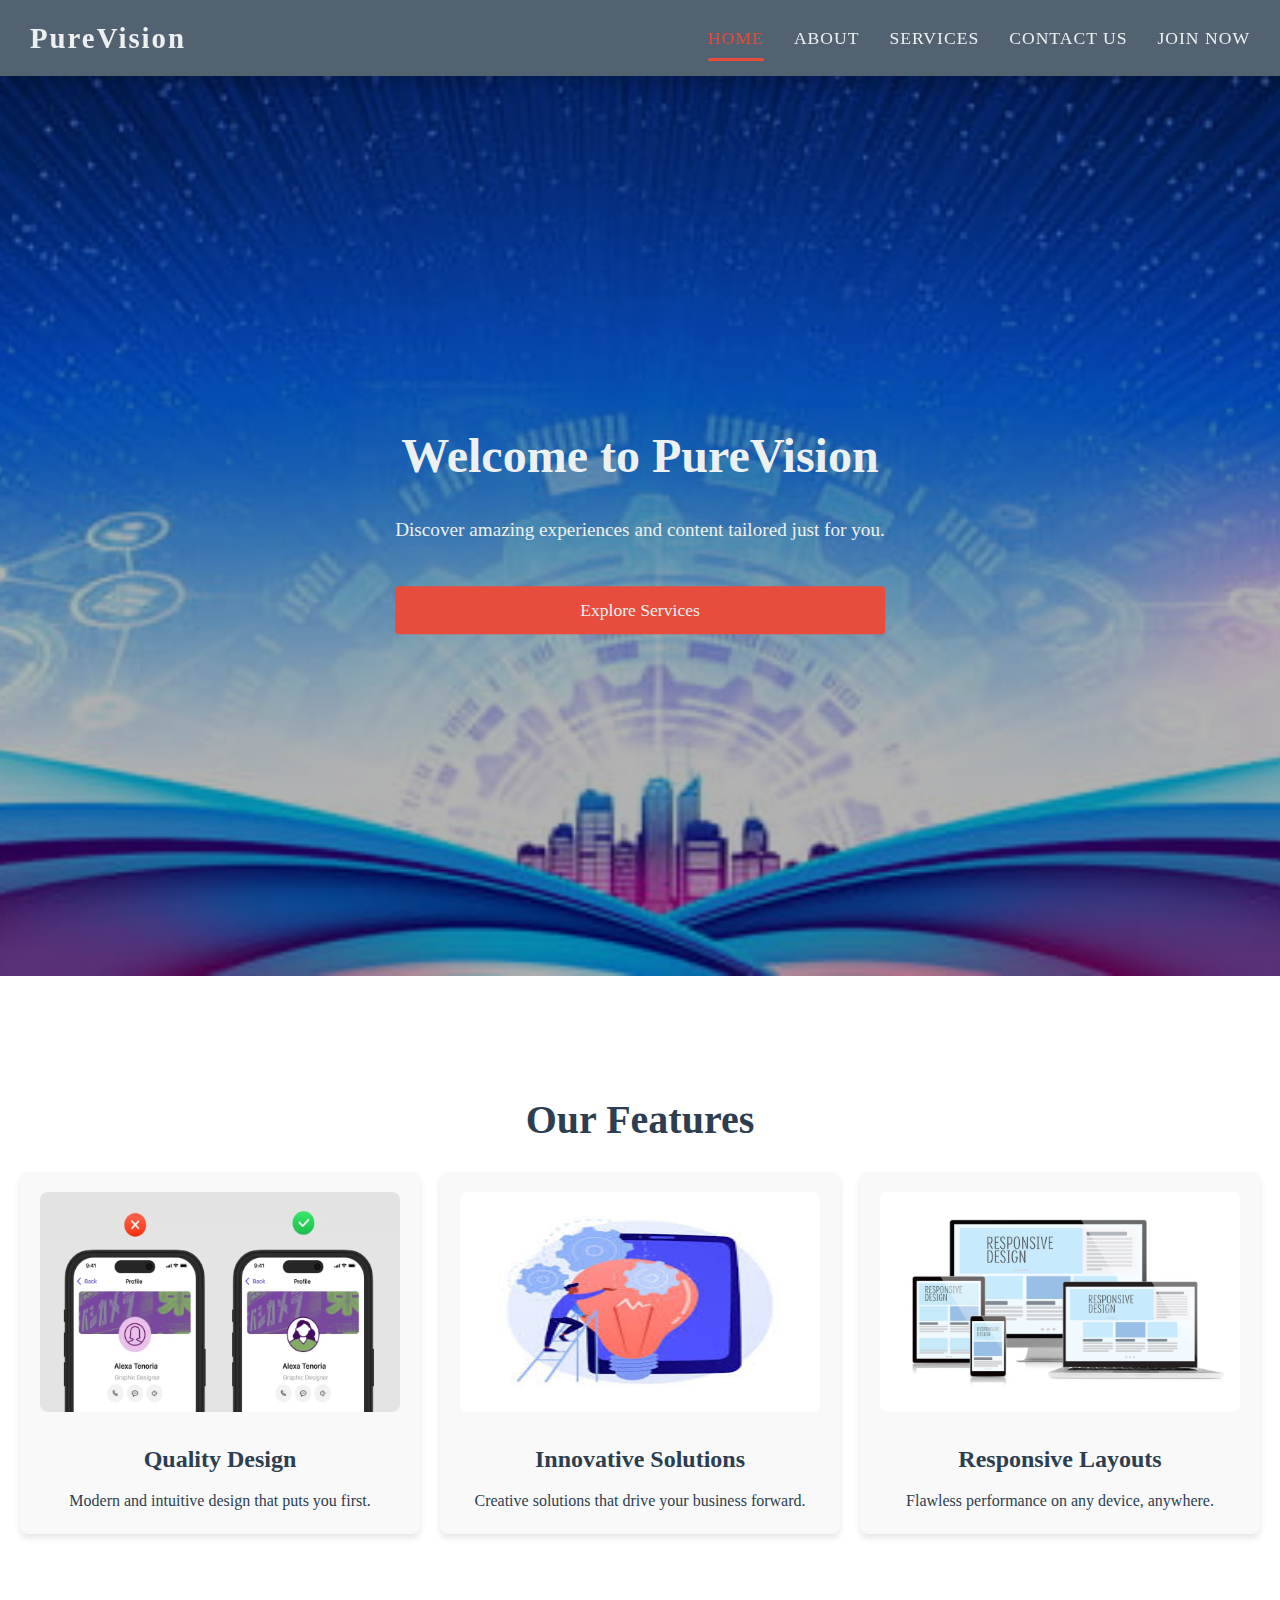
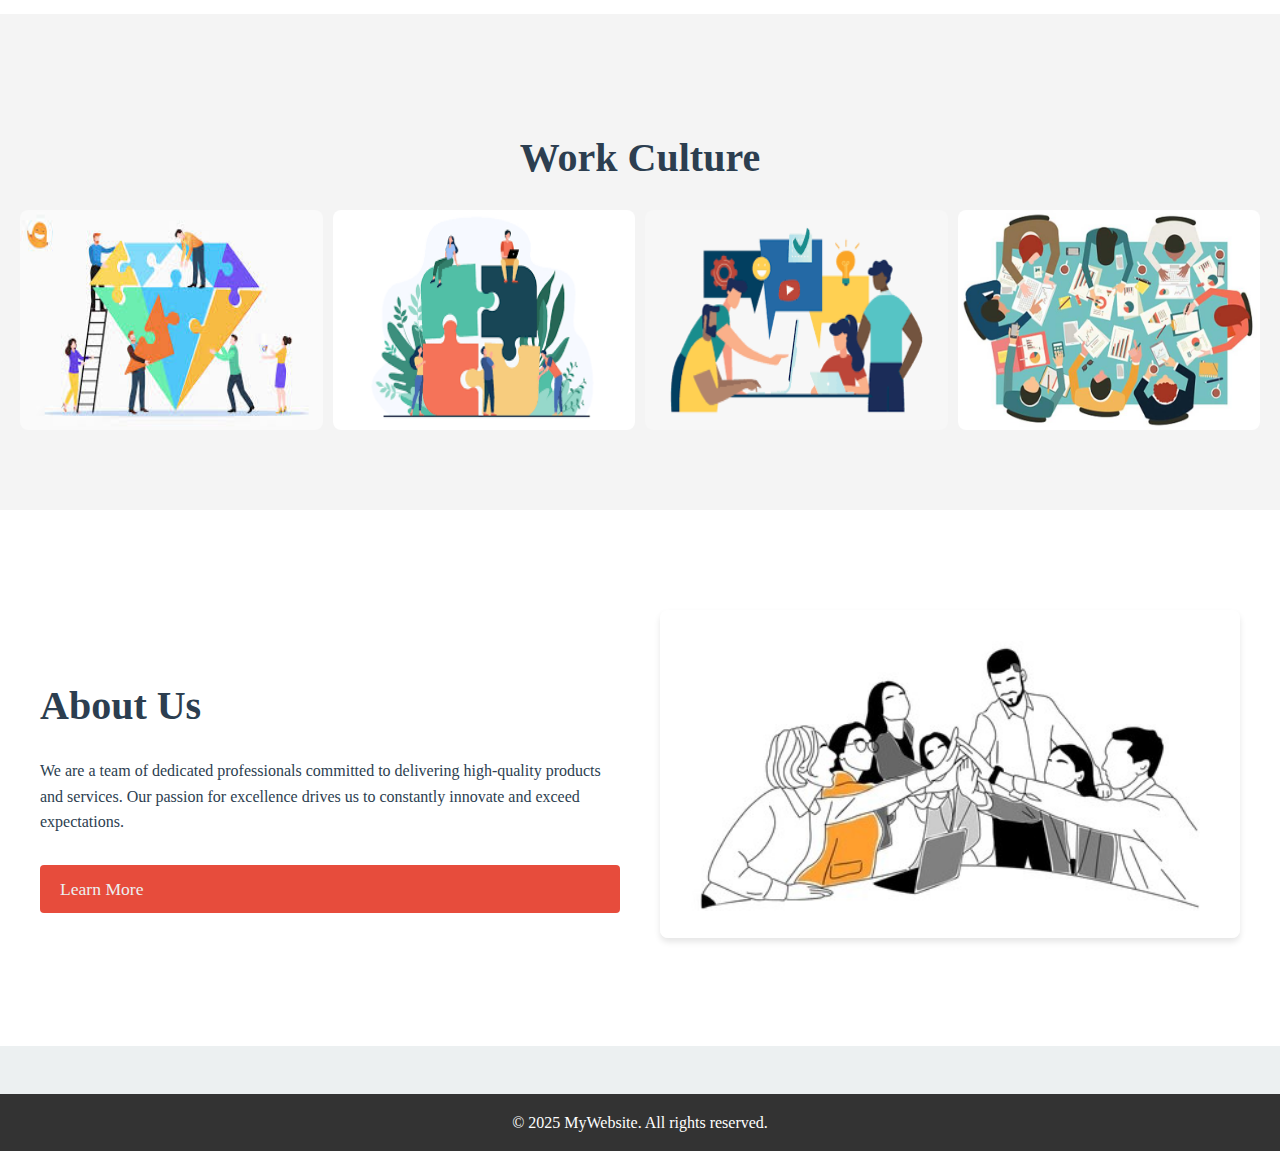
<file: index.html>
<!DOCTYPE html>
<html lang="en">

<head>
    <meta charset="UTF-8">
    <meta name="viewport" content="width=device-width,initial-scale=1">
    <title>PureVision</title>
    <link rel="stylesheet" href="website.css">
</head>

<body>
    <header>
        <nav class="navbar">
            <div class="logo">PureVision</div>
            <ul class="nav-links">
                <li><a href="#home" class="active">Home</a></li>
                <li><a href="about1.html">About</a></li>
                <li><a href="services1.html">Services</a></li>
                <li><a href="contact1.html">Contact Us</a></li>
                <li><a href="join.html">Join Now</a></li>
            </ul>
        </nav>
    </header>
    <main>
        <section class="hero-section"><img src="background.jpg" alt="company background" class="hero-image">
            <div class="hero-text">
                <h1>Welcome to PureVision</h1>
                <p>Discover amazing experiences and content tailored just for you.</p><a href="services1.html"
                    class="btn">Explore Services</a>
            </div>
        </section>
        <section class="features-section">
            <h2>Our Features</h2>
            <div class="features-grid">
                <div class="feature"><img src="quality.webp" alt="Quality Design" width="600" height="220">
                    <h3>Quality Design</h3>
                    <p>Modern and intuitive design that puts you first.</p>
                </div>
                <div class="feature"><img src="innovative.jpeg" alt="Innovative Solutions" width="600" height="220">
                    <h3>Innovative Solutions</h3>
                    <p>Creative solutions that drive your business forward.</p>
                </div>
                <div class="feature"><img src="responsive.jpg" alt="Responsive Layouts" width="600" height="220">
                    <h3>Responsive Layouts</h3>
                    <p>Flawless performance on any device, anywhere.</p>
                </div>
            </div>
        </section>
        <section class="gallery-section">
            <h2>Work Culture</h2>
            <div class="gallery-grid"><img src="cc3.jpeg" alt="Gallery Image 1" width="600" height="220"> <img
                    src="cc4.png" alt="Gallery Image 2" width="600" height="220"> <img src="cc5.png"
                    alt="Gallery Image 3" width="600" height="220"> <img src="cc10.jpg" alt="Gallery Image 4"
                    width="600" height="220"></div>
        </section>
        <section class="about-preview">
            <div class="about-content">
                <h2>About Us</h2>
                <p>We are a team of dedicated professionals committed to delivering high-quality products and services.
                    Our passion for excellence drives us to constantly innovate and exceed expectations.</p><a
                    href="about1.html" class="btn">Learn More</a>
            </div>
            <div class="about-image"><img src="team.jpg" alt="About Our Team"></div>
        </section>
    </main>
    <footer>
        <p>&copy; 2025 MyWebsite. All rights reserved.</p>
    </footer>
    <script src="website.js"></script>
</body>

</html>
</file>
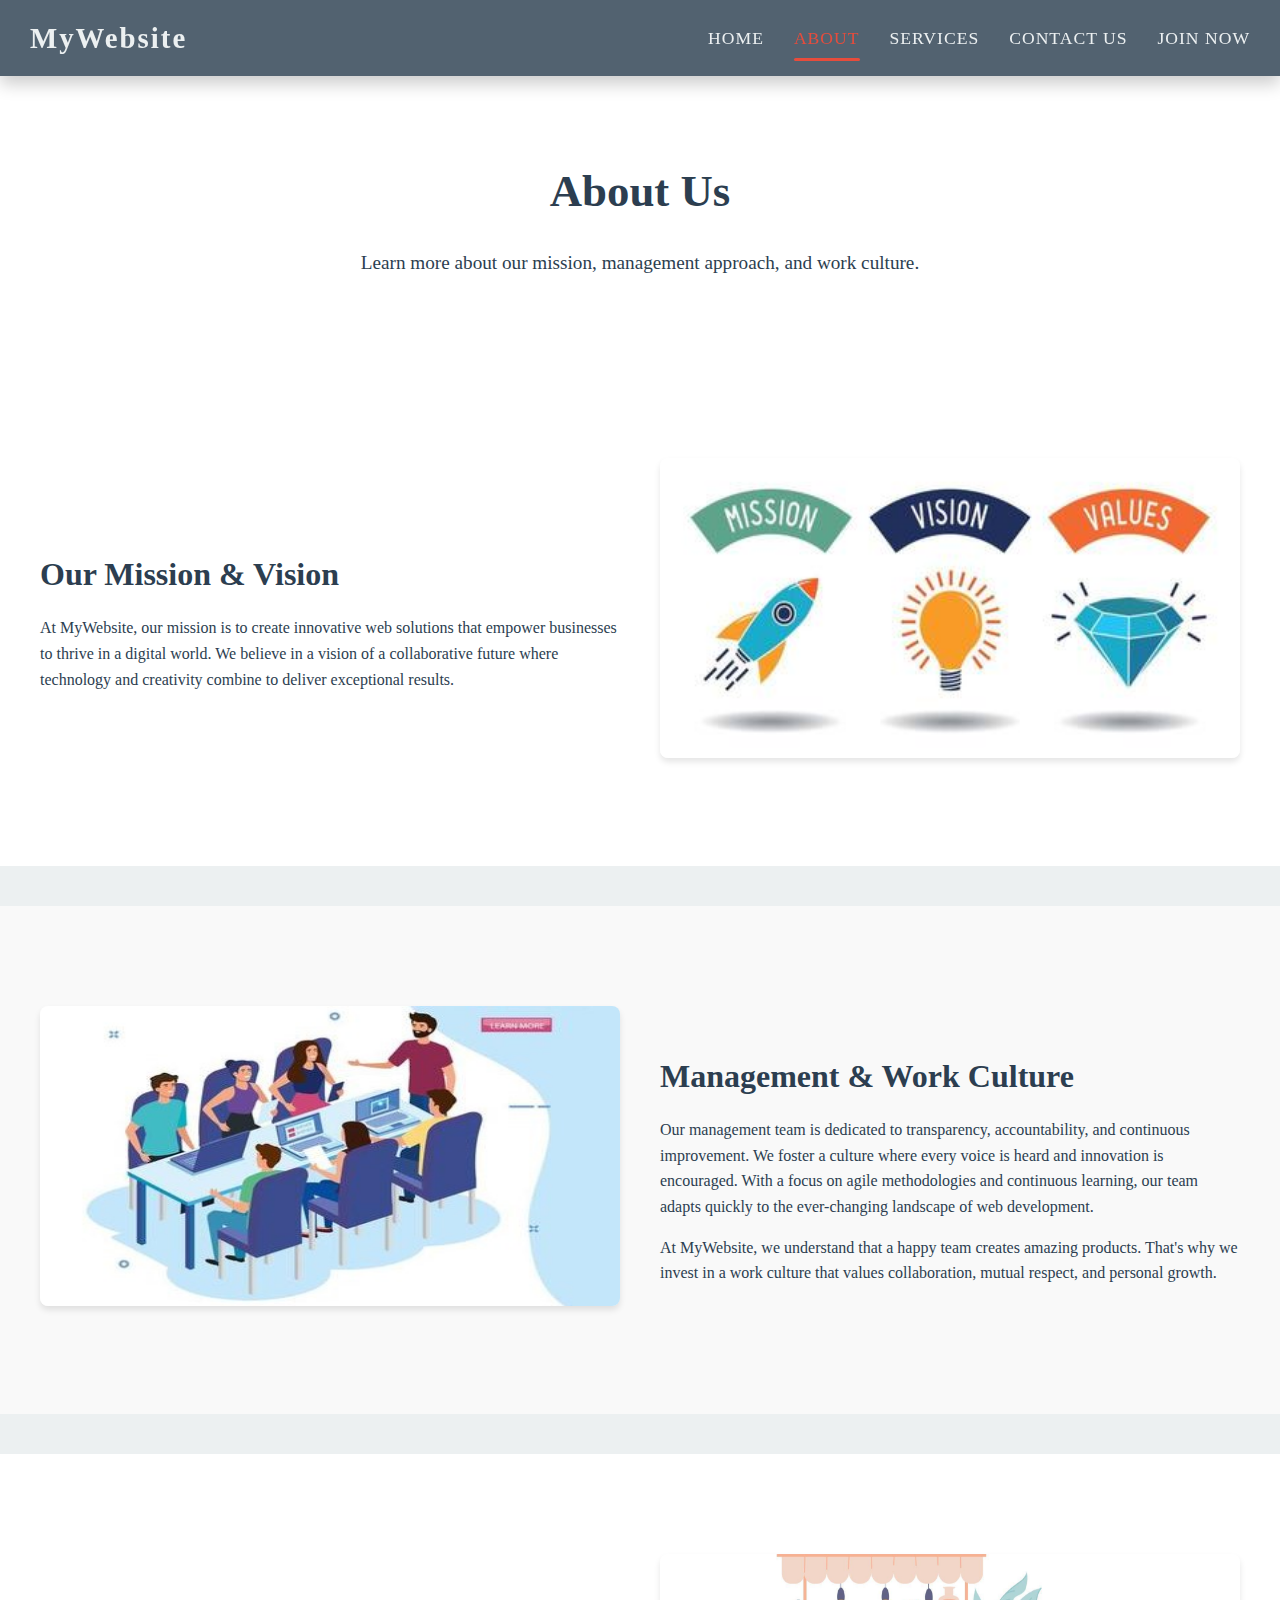
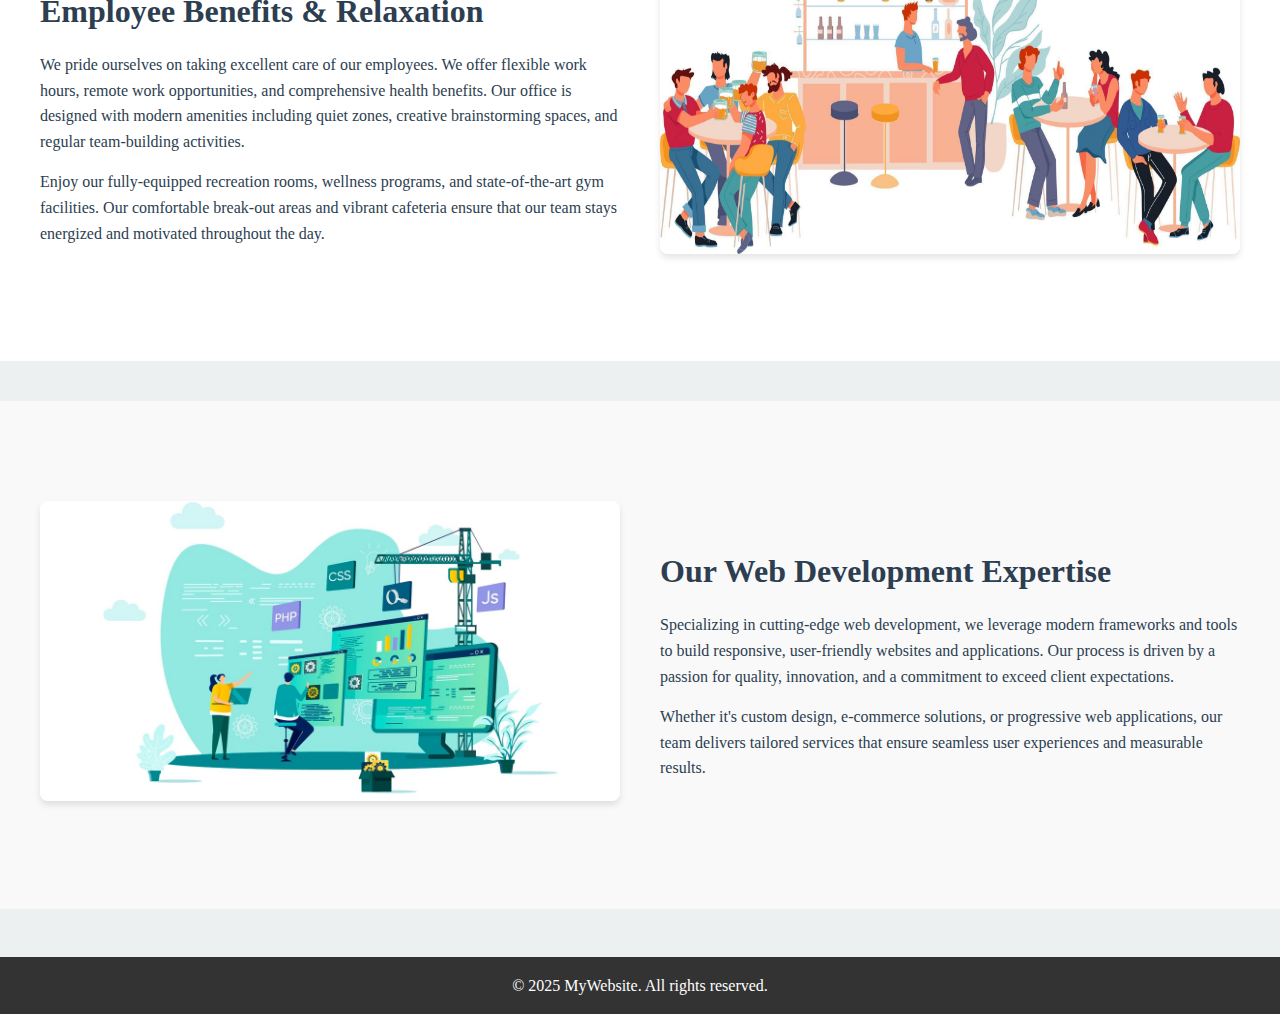
<file: about1.html>
<!DOCTYPE html>
<html lang="en">
<head>
  <meta charset="UTF-8" />
  <meta name="viewport" content="width=device-width, initial-scale=1.0" />
  <title>About - MyWebsite</title>
  <link rel="stylesheet" href="website.css" />
</head>
<body>
  <header>
    <nav class="navbar">
      <div class="logo">MyWebsite</div>
      <ul class="nav-links">
        <li><a href="index.html">Home</a></li>
        <li><a href="about1.html" class="active">About</a></li>
        <li><a href="services1.html">Services</a></li>
        <li><a href="contact1.html">Contact Us</a></li>
        <li><a href="join.html">Join Now</a></li>
      </ul>
    </nav>
  </header>
  <main>
    <section class="page-content about-intro">
      <h1>About Us</h1>
      <p>Learn more about our mission, management approach, and work culture.</p>
    </section>
    <section class="about-section mission-vision">
      <div class="about-text">
        <h2>Our Mission & Vision</h2>
        <p>
          At MyWebsite, our mission is to create innovative web solutions that empower businesses to thrive in a digital world.
          We believe in a vision of a collaborative future where technology and creativity combine to deliver exceptional results.
        </p>
      </div>
      <div class="about-image">
        <img src="mission.jpg" alt="Our Mission & Vision" width="800" height="300">
      </div>
    </section>
    <section class="about-section management-culture">
      <div class="about-image">
        <img src="work.jpg" alt="Management Team" width="800" height="300">
      </div>
      <div class="about-text">
        <h2>Management & Work Culture</h2>
        <p>
          Our management team is dedicated to transparency, accountability, and continuous improvement.
          We foster a culture where every voice is heard and innovation is encouraged.
          With a focus on agile methodologies and continuous learning, our team adapts quickly to the ever-changing landscape of web development.
        </p>
        <p>
          At MyWebsite, we understand that a happy team creates amazing products. That's why we invest in a work culture that values collaboration,
          mutual respect, and personal growth.
        </p>
      </div>
    </section>
    <section class="about-section employee-benefits">
      <div class="about-text">
        <h2>Employee Benefits & Relaxation</h2>
        <p>
          We pride ourselves on taking excellent care of our employees. We offer flexible work hours, remote work opportunities, and comprehensive health benefits.
          Our office is designed with modern amenities including quiet zones, creative brainstorming spaces, and regular team-building activities.
        </p>
        <p>
          Enjoy our fully-equipped recreation rooms, wellness programs, and state-of-the-art gym facilities. Our comfortable break-out areas and vibrant cafeteria ensure that our team stays energized and motivated throughout the day.
        </p>
      </div>
      <div class="about-image">
        <img src="cafe.jpg" alt="Employee Benefits & Cafeteria" width="800" height="300">
      </div>
    </section>
    <section class="about-section expertise">
      <div class="about-image">
        <img src="development.jpeg" alt="Web Development Expertise" width="800" height="300">
      </div>
      <div class="about-text">
        <h2>Our Web Development Expertise</h2>
        <p>
          Specializing in cutting-edge web development, we leverage modern frameworks and tools to build responsive,
          user-friendly websites and applications. Our process is driven by a passion for quality, innovation, and a commitment to exceed client expectations.
        </p>
        <p>
          Whether it's custom design, e-commerce solutions, or progressive web applications, our team delivers tailored services that ensure seamless user experiences and measurable results.
        </p>
      </div>
    </section>
  </main>
  <footer>
    <p>&copy; 2025 MyWebsite. All rights reserved.</p>
  </footer>
</body>
</html>
</file>
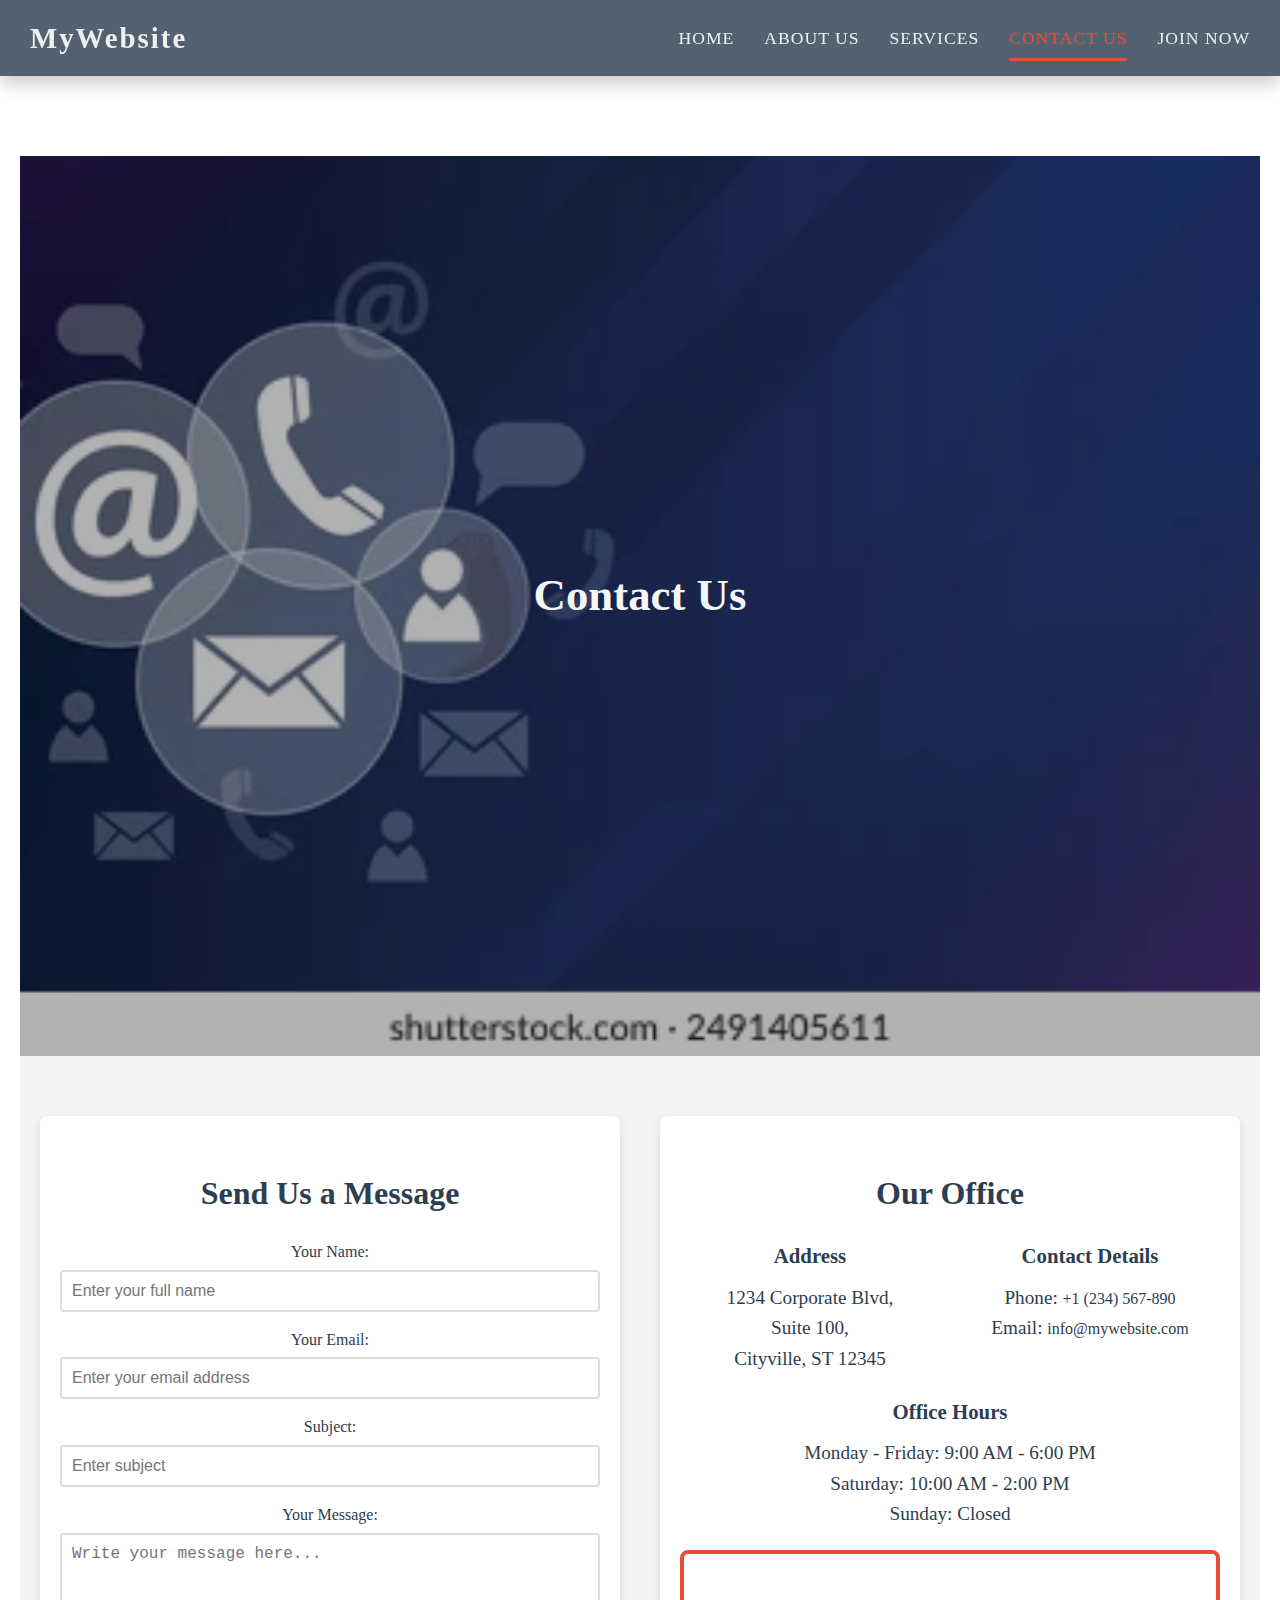
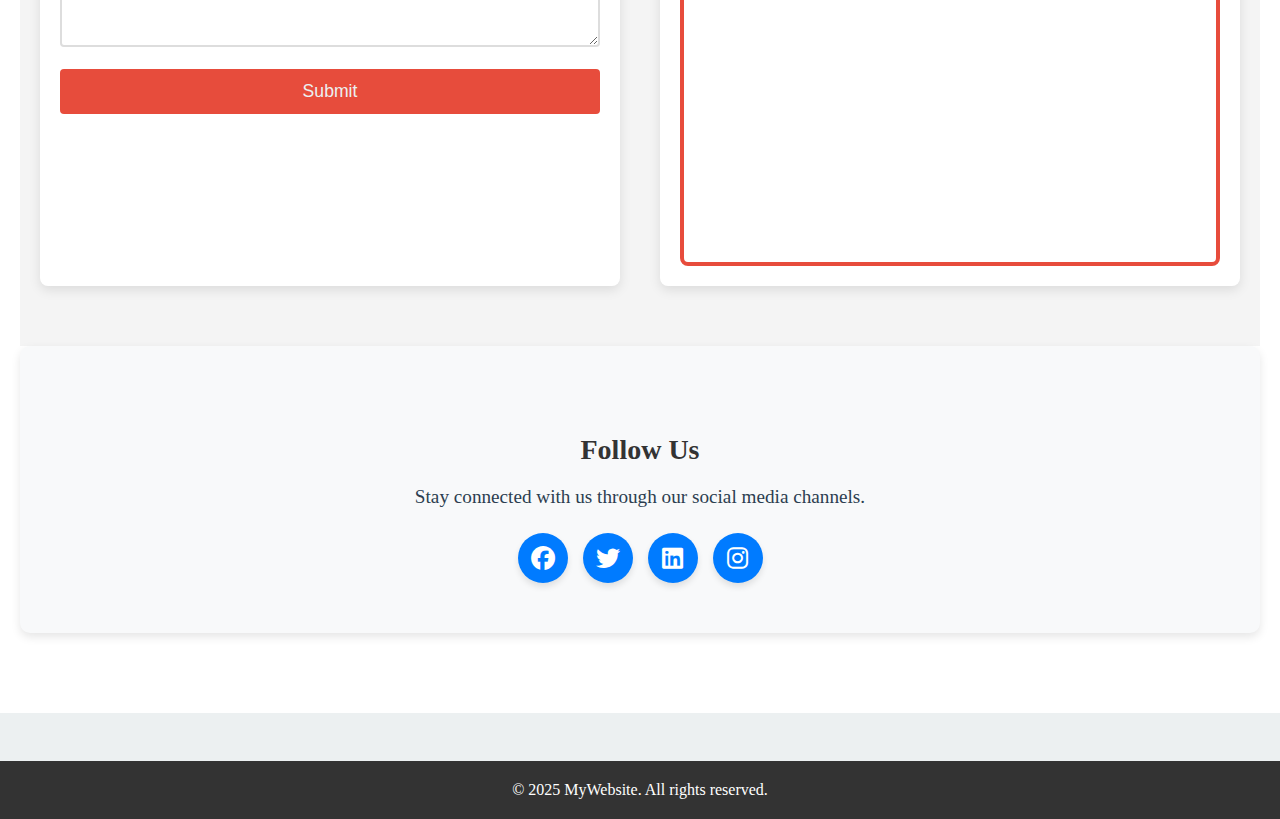
<file: contact1.html>
<!DOCTYPE html>
<html lang="en">
<head>
  <meta charset="UTF-8" />
  <meta name="viewport" content="width=device-width, initial-scale=1.0" />
  <title>Contact Us</title>
  <link rel="stylesheet" href="website.css" />
  <link rel="stylesheet" href="https://cdnjs.cloudflare.com/ajax/libs/font-awesome/6.4.2/css/all.min.css">
</head>
<body>
  <header>
    <nav class="navbar">
      <div class="logo">MyWebsite</div>
      <ul class="nav-links">
        <li><a href="index.html">Home</a></li>
        <li><a href="about1.html">About Us</a></li>
        <li><a href="services1.html">Services</a></li>
        <li><a href="contact1.html" class="active">Contact Us</a></li>
        <li><a href="join.html">Join Now</a></li>
      </ul>
    </nav>
  </header>
  <main>
    <section class="page-content contact-intro">
      <section class="hero-section">
        <img src="contact.webp" alt="company background" class="hero-image">
        <div class="hero-text">
          <h1 style="color: whitesmoke;">Contact Us</h1>
        </div>
    </section>
    <section class="contact-columns">
      <div class="form-container">
        <h2>Send Us a Message</h2>
        <form action="submit_contact.php" method="POST">
          <div class="form-group">
            <label for="name">Your Name:</label>
            <input type="text" id="name" name="name" placeholder="Enter your full name" required>
          </div>
          <div class="form-group">
            <label for="email">Your Email:</label>
            <input type="email" id="email" name="email" placeholder="Enter your email address" required>
          </div>
          <div class="form-group">
            <label for="subject">Subject:</label>
            <input type="text" id="subject" name="subject" placeholder="Enter subject" required>
          </div>
          <div class="form-group">
            <label for="message">Your Message:</label>
            <textarea id="message" name="message" rows="5" placeholder="Write your message here..." required></textarea>
          </div>
          <button type="submit" class="btn">Submit</button>
        </form>
      </div>

      <div class="office-info">
        <h2>Our Office</h2>
        <div class="office-details">
          <div class="office-address">
            <h3>Address</h3>
            <p>
              1234 Corporate Blvd,<br>
              Suite 100,<br>
              Cityville, ST 12345
            </p>
          </div>
          <div class="office-contact">
            <h3>Contact Details</h3>
            <p>Phone: <a href="tel:+1234567890">+1 (234) 567-890</a></p>
            <p>Email: <a href="mailto:info@mywebsite.com">info@mywebsite.com</a></p>
          </div>
          <div class="office-hours">
            <h3>Office Hours</h3>
            <p>Monday - Friday: 9:00 AM - 6:00 PM</p>
            <p>Saturday: 10:00 AM - 2:00 PM</p>
            <p>Sunday: Closed</p>
          </div>
        </div>
        <div class="map-container">
          <iframe src="https://www.google.com/maps/embed?pb=!1m18!1m12!1m3!1d23541447.22445347!2d68.116667!3d20.593684!2m3!1f0!2f0!3f0!3m2!1i1024!2i768!4f13.1!3m3!1m2!1s0x3bcf4cf7bfc7f1b7%3A0xd3cd4e96a0cde3ff!2sIndia!5e0!3m2!1sen!2sus!4v1616161616161" width="100%" height="300" frameborder="0" style="border:0;" allowfullscreen="" aria-hidden="false" tabindex="0"></iframe>
        </div>
      </div>
    </section>

    <section class="social-media">
      <h2>Follow Us</h2>
      <p>Stay connected with us through our social media channels.</p>
      <div class="social-icons">
          <a href="https://www.facebook.com/" target="_blank"><i class="fab fa-facebook fa-2x"></i></a>
          <a href="https://www.twitter.com/" target="_blank"><i class="fab fa-twitter fa-2x"></i></a>
          <a href="https://www.linkedin.com/" target="_blank"><i class="fab fa-linkedin fa-2x"></i></a>
          <a href="https://www.instagram.com/" target="_blank"><i class="fab fa-instagram fa-2x"></i></a>
        </a>
      </div>
    </section>
  </main>
  <footer>
    <p>&copy; 2025 MyWebsite. All rights reserved.</p>
  </footer>
</body>
</html>
</file>
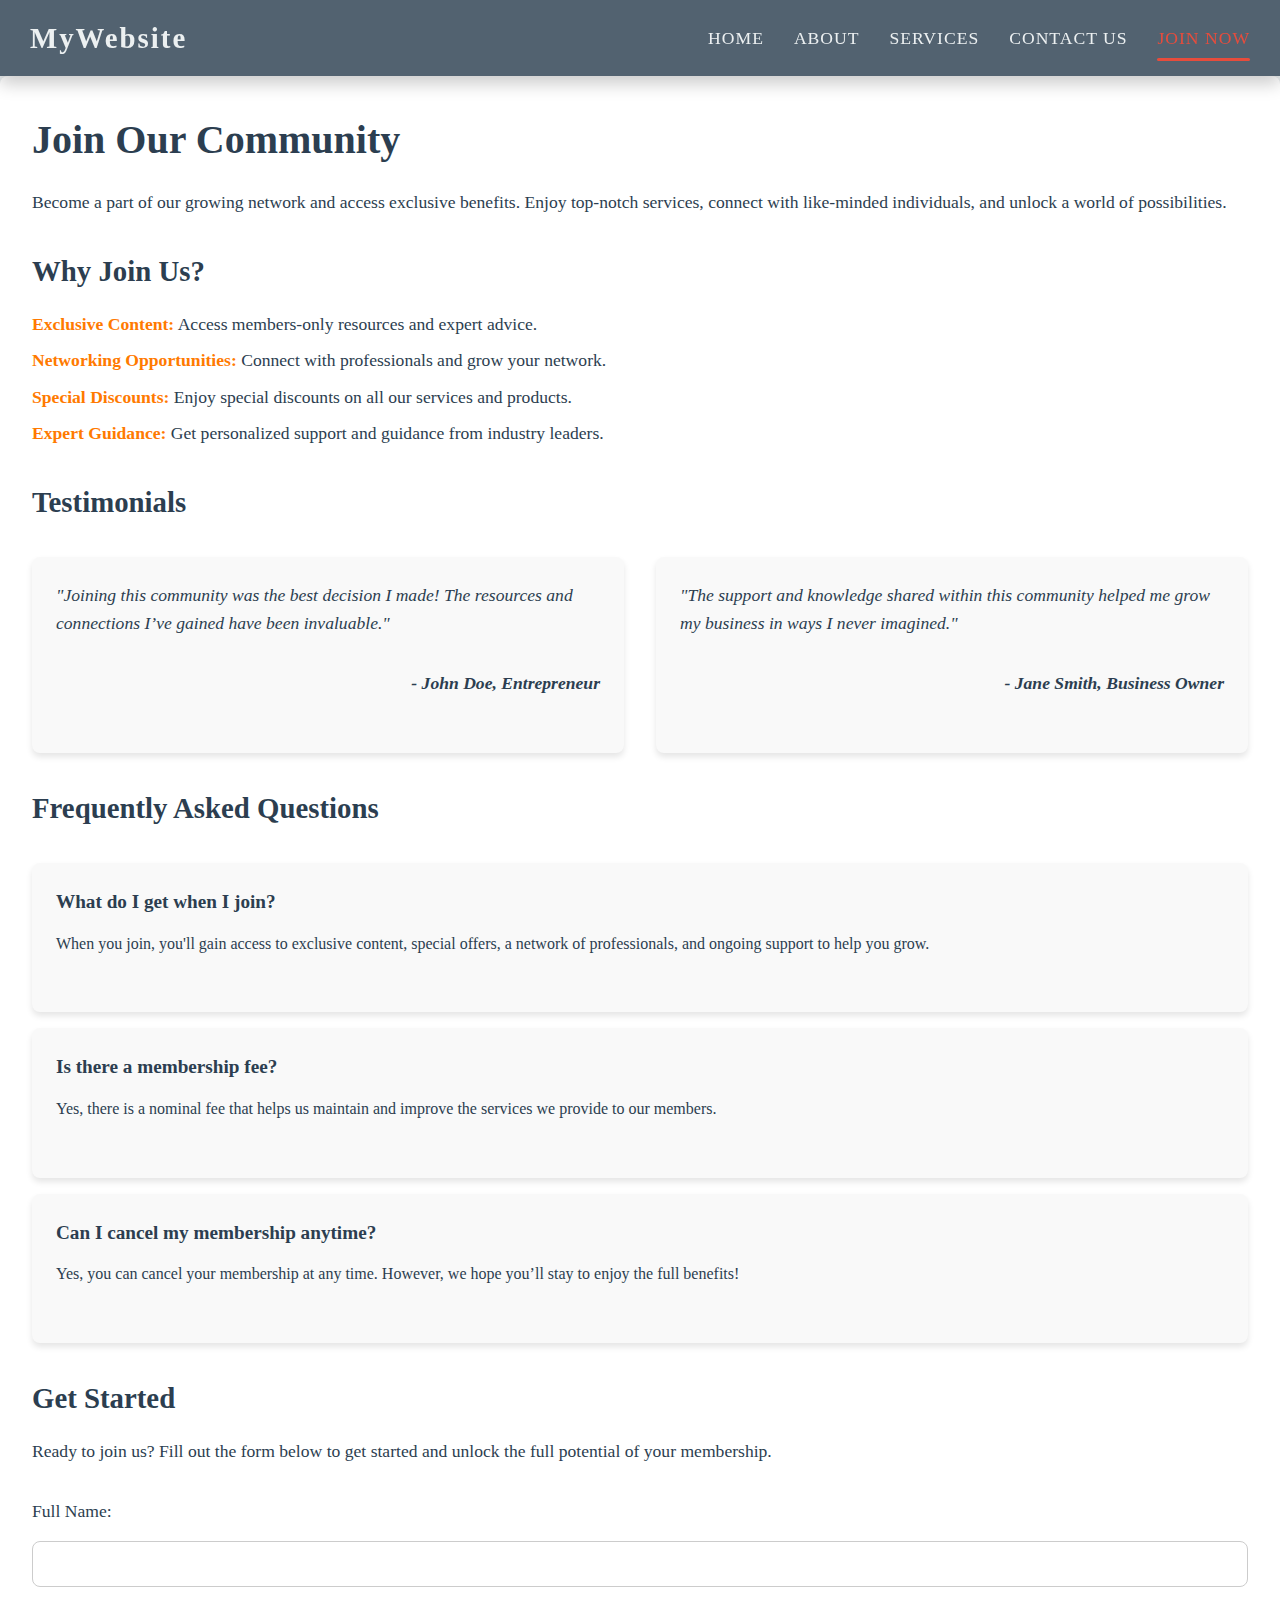
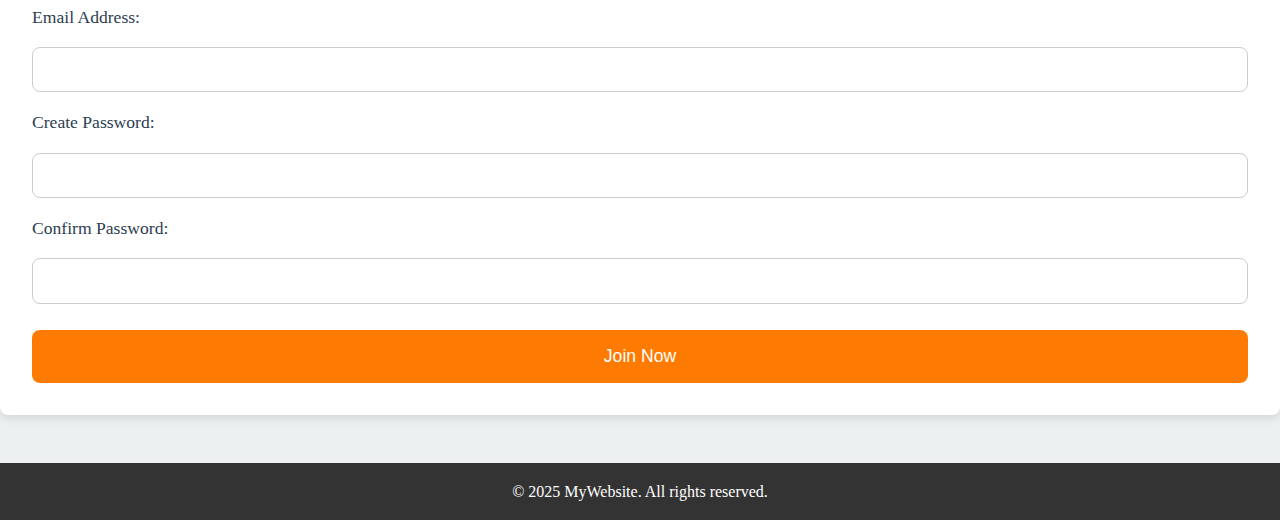
<file: join.html>
<!DOCTYPE html>
<html lang="en">
<head>
  <meta charset="UTF-8" />
  <meta name="viewport" content="width=device-width, initial-scale=1.0" />
  <title>Join Now</title>
  <link rel="stylesheet" href="website.css" />
</head>
<body>
  <header>
    <nav class="navbar">
      <div class="logo">MyWebsite</div>
      <ul class="nav-links">
        <li><a href="index.html">Home</a></li>
        <li><a href="about1.html">About</a></li>
        <li><a href="services1.html">Services</a></li>
        <li><a href="contact1.html">Contact Us</a></li>
        <li><a href="join.html"  class="active">Join Now</a></li>
      </ul>
    </nav>
  </header>
  <main>
    <section class="join-section">
      <h1>Join Our Community</h1>
      <p>Become a part of our growing network and access exclusive benefits. Enjoy top-notch services, connect with like-minded individuals, and unlock a world of possibilities.</p>
      
      <h2>Why Join Us?</h2>
      <ul class="benefits-list">
        <li><strong>Exclusive Content:</strong> Access members-only resources and expert advice.</li>
        <li><strong>Networking Opportunities:</strong> Connect with professionals and grow your network.</li>
        <li><strong>Special Discounts:</strong> Enjoy special discounts on all our services and products.</li>
        <li><strong>Expert Guidance:</strong> Get personalized support and guidance from industry leaders.</li>
      </ul>

      <h2>Testimonials</h2>
      <div class="testimonials">
        <div class="testimonial">
          <p>"Joining this community was the best decision I made! The resources and connections I’ve gained have been invaluable."</p>
          <p class="author">- John Doe, Entrepreneur</p>
        </div>
        <div class="testimonial">
          <p>"The support and knowledge shared within this community helped me grow my business in ways I never imagined."</p>
          <p class="author">- Jane Smith, Business Owner</p>
        </div>
      </div>

      <h2>Frequently Asked Questions</h2>
      <div class="faq">
        <div class="faq-item">
          <h3>What do I get when I join?</h3>
          <p>When you join, you'll gain access to exclusive content, special offers, a network of professionals, and ongoing support to help you grow.</p>
        </div>
        <div class="faq-item">
          <h3>Is there a membership fee?</h3>
          <p>Yes, there is a nominal fee that helps us maintain and improve the services we provide to our members.</p>
        </div>
        <div class="faq-item">
          <h3>Can I cancel my membership anytime?</h3>
          <p>Yes, you can cancel your membership at any time. However, we hope you’ll stay to enjoy the full benefits!</p>
        </div>
      </div>
      
      <h2>Get Started</h2>
      <p>Ready to join us? Fill out the form below to get started and unlock the full potential of your membership.</p>
      
      <form action="join_process.php" method="POST" class="join-form">
        <label for="name">Full Name:</label>
        <input type="text" id="name" name="name" required>
        
        <label for="email">Email Address:</label>
        <input type="email" id="email" name="email" required>
        
        <label for="password">Create Password:</label>
        <input type="password" id="password" name="password" required>
        
        <label for="confirm-password">Confirm Password:</label>
        <input type="password" id="confirm-password" name="confirm-password" required>
        
        <button type="submit" class="btn">Join Now</button>
      </form>
    </section>
  </main>
  
  <footer>
    <p>&copy; 2025 MyWebsite. All rights reserved.</p>
  </footer>
  
  <script src="website.js"></script>
</body>
</html>
</file>
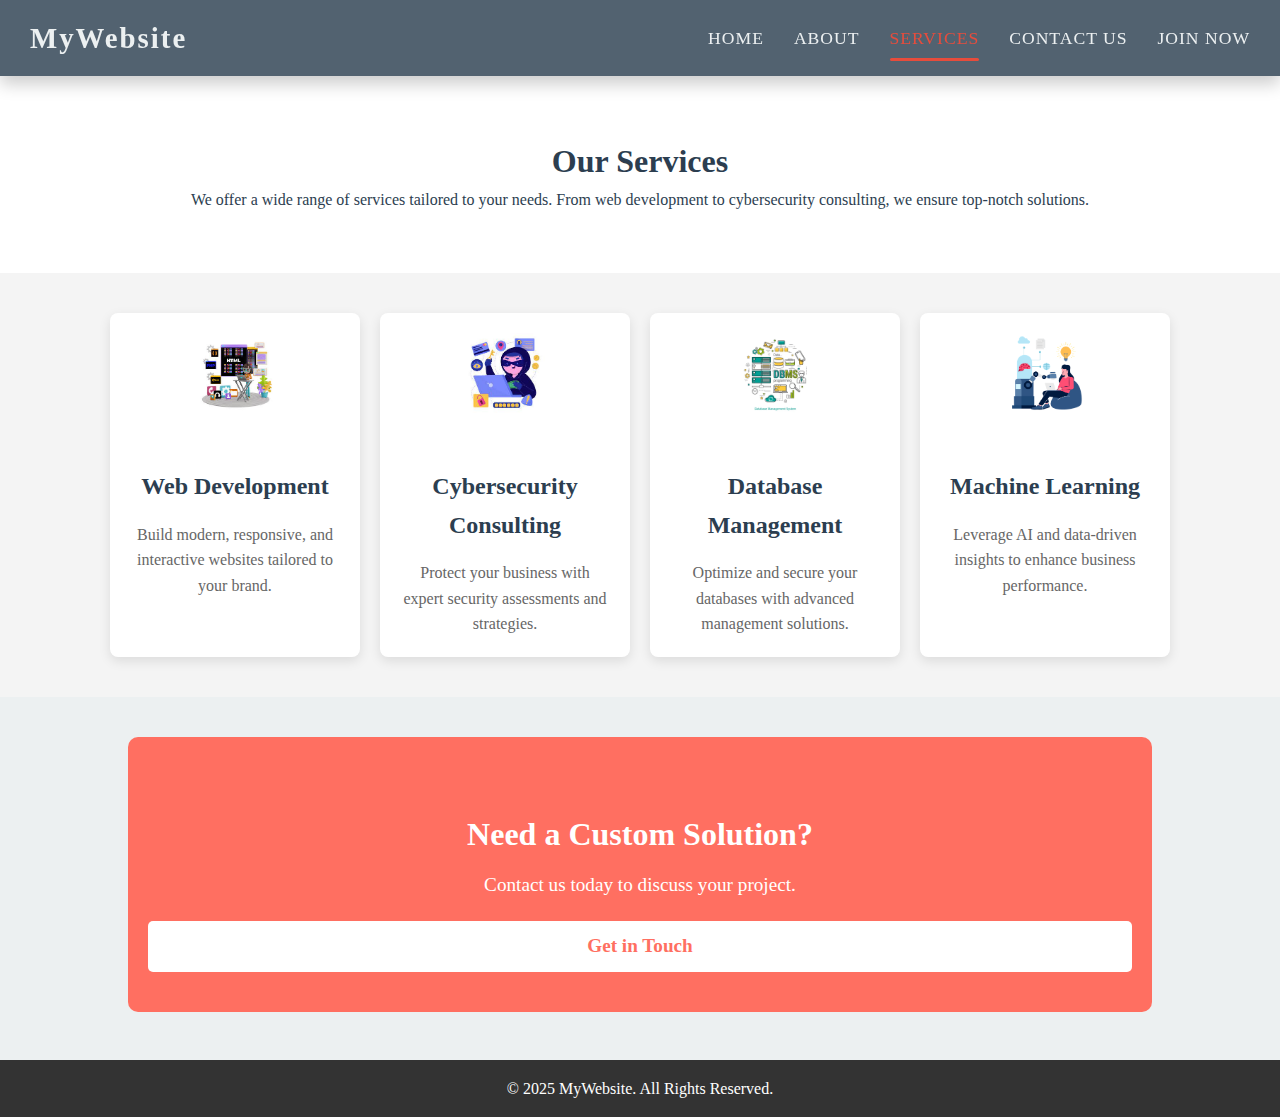
<file: services1.html>
<!DOCTYPE html>
<html lang="en">
<head>
  <meta charset="UTF-8">
  <meta name="viewport" content="width=device-width, initial-scale=1.0">
  <title>Our Services</title>
  <link rel="stylesheet" href="website.css">
</head>
<body>
  <header>
    <nav class="navbar">
      <div class="logo">MyWebsite</div>
      <ul class="nav-links">
        <li><a href="index.html">Home</a></li>
        <li><a href="about1.html">About</a></li>
        <li><a href="services1.html" class="active">Services</a></li>
        <li><a href="contact1.html">Contact Us</a></li>
        <li><a href="join.html">Join Now</a></li>
      </ul>
    </nav>
  </header>

  <main>
    <section class="page-content services-intro">
      <h1>Our Services</h1>
      <p>We offer a wide range of services tailored to your needs. From web development to cybersecurity consulting, we ensure top-notch solutions.</p>
    </section>

    <section class="services-container">
      <div class="service-card">
        <img src="web.jpeg" alt="Web Development">
        <h2>Web Development</h2>
        <p>Build modern, responsive, and interactive websites tailored to your brand.</p>
      </div>

      <div class="service-card">
        <img src="cyber.jpeg" alt="Cybersecurity Consulting">
        <h2>Cybersecurity Consulting</h2>
        <p>Protect your business with expert security assessments and strategies.</p>
      </div>

      <div class="service-card">
        <img src="dbms.webp" alt="Database Management">
        <h2>Database Management</h2>
        <p>Optimize and secure your databases with advanced management solutions.</p>
      </div>

      <div class="service-card">
        <img src="machine.webp" alt="Machine Learning">
        <h2>Machine Learning</h2>
        <p>Leverage AI and data-driven insights to enhance business performance.</p>
      </div>
    </section>

    <section class="cta-section">
      <h2>Need a Custom Solution?</h2>
      <p>Contact us today to discuss your project.</p>
      <a href="contact1.html" class="btn">Get in Touch</a>
    </section>    
  </main>

  <footer>
    <p>&copy; 2025 MyWebsite. All Rights Reserved.</p>
  </footer>
</body>
</html>
</file>
<file: website.css>
:root {
    --primary-color: #2c3e50;
    --accent-color: #e74c3c;
    --text-color: #ecf0f1;
    --gradient-text: linear-gradient(135deg, #8e44ad, #3498db);
    --transition-speed: 0.3s
}

* {
    margin: 0;
    padding: 0;
    box-sizing: border-box
}

body {
    font-family:Cambria, Cochin, Georgia, Times, 'Times New Roman', serif;
    background: #ecf0f1;
    color: var(--primary-color);
    line-height: 1.6
}

.navbar {
    display: flex;
    align-items: center;
    justify-content: space-between;
    background: rgba(44, 62, 80, .8);
    backdrop-filter: blur(10px);
    padding: 15px 30px;
    position: sticky;
    top: 0;
    z-index: 1000;
    box-shadow: 0 8px 16px rgba(0, 0, 0, .2)
}

.navbar .logo {
    font-size: 1.8rem;
    color: var(--text-color);
    font-weight: 700;
    letter-spacing: 2px
}

.navbar .nav-links {
    list-style: none;
    display: flex;
    gap: 30px
}

.navbar .nav-links li {
    position: relative
}

.navbar .nav-links li a {
    text-decoration: none;
    font-size: 1.1rem;
    text-transform: uppercase;
    letter-spacing: 1px;
    color: var(--text-color);
    transition: all var(--transition-speed) ease;
    padding: 5px 0;
    position: relative;
    display: inline-block
}

.navbar .nav-links li a::before {
    content: '';
    position: absolute;
    left: 0;
    bottom: -4px;
    width: 0;
    height: 3px;
    background: var(--accent-color);
    border-radius: 2px;
    transition: width var(--transition-speed) ease
}

.navbar .nav-links li a:hover {
    background: var(--gradient-text);
    -webkit-background-clip: text;
    background-clip: text;
    -webkit-text-fill-color: transparent;
    transform: translateY(-3px)
}

.navbar .nav-links li a:hover::before {
    width: 100%
}

.navbar .nav-links li a.active {
    color: var(--accent-color)
}

.navbar .nav-links li a.active::before {
    width: 100%
}

.navbar .nav-links li a:hover::after {
    content: attr(data-text);
    position: absolute;
    left: 0;
    top: 0;
    width: 100%;
    height: 100%;
    color: var(--accent-color);
    clip-path: polygon(0 0, 100% 0, 100% 45%, 0 45%);
    opacity: .8;
    animation: glitch 1s infinite linear alternate-reverse
}

@keyframes glitch {
    0% {
        transform: translate(0)
    }

    20% {
        transform: translate(-2px, 2px)
    }

    40% {
        transform: translate(2px, -2px)
    }

    60% {
        transform: translate(-2px, 2px)
    }

    80% {
        transform: translate(2px, -2px)
    }

    100% {
        transform: translate(0)
    }
}

.hero-section {
    position: relative;
    height: 100vh;
    width: 100%;
    overflow: hidden
}

.hero-section .hero-image {
    width: 100%;
    height: 100%;
    object-fit: cover;
    filter: brightness(70%);
    animation: zoomIn 10s infinite alternate
}

.hero-text {
    position: absolute;
    top: 50%;
    left: 50%;
    transform: translate(-50%, -50%);
    text-align: center;
    color: var(--text-color);
    animation: fadeIn 2s ease-out
}

.hero-text h1 {
    font-size: 3rem;
    margin-bottom: 20px
}

.hero-text p {
    font-size: 1.2rem;
    margin-bottom: 30px
}

.hero-text .btn {
    display: inline-block;
    padding: 10px 20px;
    background: var(--accent-color);
    color: var(--text-color);
    text-decoration: none;
    border-radius: 4px;
    transition: background var(--transition-speed) ease
}

.hero-text .btn:hover {
    background: #c0392b
}

@keyframes zoomIn {
    0% {
        transform: scale(1.1)
    }

    100% {
        transform: scale(1)
    }
}

@keyframes fadeIn {
    0% {
        opacity: 0
    }

    100% {
        opacity: 1
    }
}

.features-section {
    padding: 80px 20px;
    text-align: center;
    background: #fff
}

.features-section h2 {
    font-size: 2.5rem;
    margin-bottom: 20px
}

.features-grid {
    display: grid;
    grid-template-columns: repeat(auto-fit, minmax(250px, 1fr));
    gap: 20px
}

.feature {
    background: #f9f9f9;
    padding: 20px;
    border-radius: 8px;
    box-shadow: 0 4px 6px rgba(0, 0, 0, .1);
    transition: transform .3s ease, box-shadow .3s ease
}

.feature:hover {
    transform: translateY(-10px);
    box-shadow: 0 8px 12px rgba(0, 0, 0, .2)
}

.feature img {
    width: 100%;
    border-radius: 8px;
    margin-bottom: 10px
}

.feature h3 {
    margin: 10px 0;
    font-size: 1.5rem
}

.gallery-section {
    padding: 80px 20px;
    background: #f4f4f4;
    text-align: center
}

.gallery-section h2 {
    font-size: 2.5rem;
    margin-bottom: 20px
}

.gallery-grid {
    display: grid;
    grid-template-columns: repeat(auto-fit, minmax(200px, 1fr));
    gap: 10px
}

.gallery-grid img {
    width: 100%;
    border-radius: 8px;
    transition: transform .3s ease, filter .3s ease
}

.gallery-grid img:hover {
    transform: scale(1.05);
    filter: brightness(90%)
}

.about-preview {
    display: flex;
    flex-wrap: wrap;
    align-items: center;
    justify-content: space-around;
    padding: 80px 20px;
    background: #fff
}

.about-preview .about-content {
    flex: 1;
    min-width: 300px;
    padding: 20px
}

.about-preview .about-content h2 {
    font-size: 2.5rem;
    margin-bottom: 20px
}

.about-preview .about-content p {
    font-size: 1rem;
    margin-bottom: 20px;
    line-height: 1.6
}

.about-preview .about-content .btn {
    display: inline-block;
    padding: 10px 20px;
    background: var(--accent-color);
    color: var(--text-color);
    text-decoration: none;
    border-radius: 4px;
    transition: background var(--transition-speed) ease
}

.about-preview .about-content .btn:hover {
    background: #c0392b
}

.about-preview .about-image {
    flex: 1;
    min-width: 300px;
    padding: 20px
}

.about-preview .about-image img {
    width: 100%;
    border-radius: 8px;
    box-shadow: 0 4px 6px rgba(0, 0, 0, .1);
    transition: transform .3s ease
}

.about-preview .about-image img:hover {
    transform: scale(1.05)
}

footer {
    text-align: center;
    padding: 20px;
    background: var(--primary-color);
    color: var(--text-color)
}

.page-content.about-intro {
    padding: 80px 20px;
    text-align: center;
    background: #fff
}

.page-content.about-intro h1 {
    font-size: 2.8rem;
    margin-bottom: 20px;
    color: var(--primary-color)
}

.page-content.about-intro p {
    font-size: 1.2rem;
    color: var(--primary-color)
}

.about-section {
    display: flex;
    flex-wrap: wrap;
    align-items: center;
    justify-content: center;
    padding: 80px 20px;
    background: #f9f9f9;
    margin-bottom: 40px
}

.about-section .about-text {
    flex: 1 1 400px;
    padding: 20px
}

.about-section .about-text h2 {
    font-size: 2rem;
    margin-bottom: 15px;
    color: var(--primary-color)
}

.about-section .about-text p {
    font-size: 1rem;
    line-height: 1.6;
    margin-bottom: 15px;
    color: var(--primary-color)
}

.about-section .about-image {
    flex: 1 1 400px;
    padding: 20px
}

.about-section .about-image img {
    width: 100%;
    border-radius: 8px;
    box-shadow: 0 4px 6px rgba(0, 0, 0, .1);
    transition: transform .3s ease
}

.about-section .about-image img:hover {
    transform: scale(1.05)
}

.about-section:nth-of-type(2n) {
    background: #fff
}

.page-content.contact-intro {
    padding: 80px 20px;
    background: #fff;
    text-align: center;
    animation: fadeIn 1s ease-out
}

.page-content.contact-intro h1 {
    font-size: 2.8rem;
    color: var(--primary-color);
    margin-bottom: 20px
}

.page-content.contact-intro p {
    font-size: 1.2rem;
    color: var(--primary-color)
}

.page-content.contact-intro {
    padding: 80px 20px;
    background: #fff;
    text-align: center;
    animation: fadeIn 1s ease-out
}

.page-content.contact-intro h1 {
    font-size: 2.8rem;
    color: var(--primary-color);
    margin-bottom: 20px
}

.page-content.contact-intro p {
    font-size: 1.2rem;
    color: var(--primary-color)
}

.contact-columns {
    display: flex;
    gap: 40px;
    justify-content: space-between;
    flex-wrap: wrap;
    padding: 60px 20px;
    background: #f4f4f4
}

.contact-columns>.form-container,
.contact-columns>.office-info {
    flex: 1 1 400px;
    background: #fff;
    padding: 20px;
    border-radius: 8px;
    box-shadow: 0 4px 12px rgba(0, 0, 0, .1)
}

.form-container h2 {
    font-size: 2rem;
    margin-bottom: 20px;
    color: var(--primary-color)
}

.form-group {
    margin-bottom: 15px
}

.form-group label {
    display: block;
    margin-bottom: 5px;
    color: var(--primary-color)
}

.form-group input,
.form-group textarea {
    width: 100%;
    padding: 10px;
    border: 2px solid #ddd;
    border-radius: 4px;
    font-size: 1rem;
    transition: border-color .3s ease, box-shadow .3s ease
}

.form-group input:focus,
.form-group textarea:focus {
    border-color: var(--accent-color);
    box-shadow: 0 0 5px rgba(231, 76, 60, .5);
    outline: 0
}

.btn {
    display: block;
    width: 100%;
    padding: 12px;
    background: var(--accent-color);
    color: var(--text-color);
    border: none;
    border-radius: 4px;
    font-size: 1.1rem;
    cursor: pointer;
    transition: background .3s ease;
    margin-top: 10px
}

.btn:hover {
    background: #c0392b
}

.office-info h2 {
    font-size: 2rem;
    margin-bottom: 20px;
    color: var(--primary-color)
}

.office-details {
    display: flex;
    flex-wrap: wrap;
    gap: 20px;
    margin-bottom: 20px
}

.office-details>div {
    flex: 1 1 250px
}

.office-details h3 {
    font-size: 1.3rem;
    margin-bottom: 10px;
    color: var(--primary-color)
}

.office-details a,
.office-details p {
    font-size: 1rem;
    color: var(--primary-color);
    text-decoration: none
}

.map-container {
    margin-top: 20px;
    border: 4px solid var(--accent-color);
    border-radius: 8px;
    overflow: hidden
}

.social-media {
    text-align: center;
    padding: 50px 20px;
    background-color: #f8f9fa;
    border-radius: 10px;
    box-shadow: 0 4px 10px rgba(0, 0, 0, .1)
}

.social-media h2 {
    font-size: 28px;
    color: #333;
    margin-bottom: 10px
}

.social-media p {
    font-size: 18px;
    color: #555;
    margin-bottom: 20px
}

.social-icons {
    display: flex;
    justify-content: center;
    gap: 15px
}

.social-icons a {
    display: inline-flex;
    align-items: center;
    justify-content: center;
    width: 50px;
    height: 50px;
    background-color: #007bff;
    color: #fff;
    border-radius: 50%;
    text-decoration: none;
    transition: transform .3s ease, background-color .3s ease;
    box-shadow: 0 4px 6px rgba(0, 0, 0, .1)
}

.social-icons a i {
    font-size: 24px
}

.social-icons a:hover {
    transform: scale(1.1);
    background-color: #f60
}

@media (max-width:768px) {
    .social-icons {
        flex-wrap: wrap
    }
}

footer {
    text-align: center;
    padding: 20px;
    background: var(--primary-color);
    color: var(--text-color)
}

@keyframes fadeIn {
    0% {
        opacity: 0;
        transform: translateY(20px)
    }

    100% {
        opacity: 1;
        transform: translateY(0)
    }
}

.services-intro {
    text-align: center;
    padding: 60px 20px;
    background: #fff
}

.services-container {
    display: flex;
    flex-wrap: wrap;
    justify-content: center;
    gap: 20px;
    padding: 40px;
    background: #f4f4f4
}

.service-card {
    background: #fff;
    padding: 20px;
    border-radius: 8px;
    box-shadow: 0 4px 12px rgba(0, 0, 0, .1);
    text-align: center;
    width: 250px
}

.service-card img {
    width: 80px;
    margin-bottom: 15px
}

.service-card h2 {
    font-size: 1.5rem;
    color: var(--primary-color)
}

.service-card p {
    font-size: 1rem;
    color: #666
}

.cta-section {
    background-color: #ff6f61;
    color: #fff;
    text-align: center;
    padding: 40px 20px;
    border-radius: 10px;
    margin: 40px auto;
    max-width: 80%
}

.cta-section h2 {
    font-size: 2rem;
    margin-bottom: 10px
}

.cta-section p {
    font-size: 1.2rem;
    margin-bottom: 20px
}

.cta-section .btn {
    background-color: #fff;
    color: #ff6f61;
    padding: 10px 20px;
    text-decoration: none;
    font-size: 1.2rem;
    border-radius: 5px;
    font-weight: 700
}

.cta-section .btn:hover {
    background-color: #ff473a;
    color: #fff
}

footer {
    background-color: #333;
    color: #fff;
    text-align: center;
    padding: 20px;
    margin-top: 50px
}

.cta-section .btn:hover {
    background: #c0392b
}

.join-section {
    background-color: #fff;
    padding: 2rem;
    border-radius: 8px;
    box-shadow: 0 4px 8px rgba(0, 0, 0, .1)
}

.join-section h1 {
    font-size: 2.5rem;
    margin-bottom: 1rem
}

.join-section p {
    font-size: 1.1rem;
    margin-bottom: 2rem
}

h2 {
    font-size: 1.8rem;
    margin-top: 2rem;
    margin-bottom: 1rem
}

.benefits-list {
    list-style: none;
    padding-left: 0
}

.benefits-list li {
    font-size: 1.1rem;
    margin-bottom: .5rem
}

.benefits-list li strong {
    color: #ff7a00
}

.testimonials {
    display: flex;
    gap: 2rem;
    margin-top: 2rem
}

.testimonial {
    background-color: #f9f9f9;
    padding: 1.5rem;
    border-radius: 8px;
    box-shadow: 0 4px 6px rgba(0, 0, 0, .1);
    flex: 1
}

.testimonial p {
    font-style: italic
}

.testimonial .author {
    text-align: right;
    margin-top: 1rem;
    font-weight: 700
}

.faq {
    margin-top: 2rem
}

.faq-item {
    background-color: #f9f9f9;
    padding: 1.5rem;
    margin-bottom: 1rem;
    border-radius: 8px;
    box-shadow: 0 4px 6px rgba(0, 0, 0, .1)
}

.faq-item h3 {
    font-size: 1.2rem;
    margin-bottom: .8rem
}

.faq-item p {
    font-size: 1rem
}

.join-form {
    display: grid;
    grid-template-columns: 1fr;
    gap: 1rem;
    margin-top: 2rem
}

.join-form label {
    font-size: 1.1rem
}

.join-form input {
    padding: .8rem;
    font-size: 1rem;
    border: 1px solid #ccc;
    border-radius: 8px
}

.join-form button {
    padding: 1rem;
    background-color: #ff7a00;
    color: #fff;
    font-size: 1.1rem;
    border: none;
    border-radius: 8px;
    cursor: pointer;
    transition: background-color .3s ease
}

.join-form button:hover {
    background-color: #e67e00
}

.join-form input:focus {
    border-color: #ff7a00;
    outline: 0
}

footer {
    background-color: #333;
    color: #fff;
    text-align: center;
    padding: 1rem 0;
    margin-top: 3rem
}

@media screen and (max-width:768px) {
    .testimonials {
        flex-direction: column
    }

    .faq-item {
        padding: 1rem
    }

    .join-form {
        grid-template-columns: 1fr
    }
}
</file>
